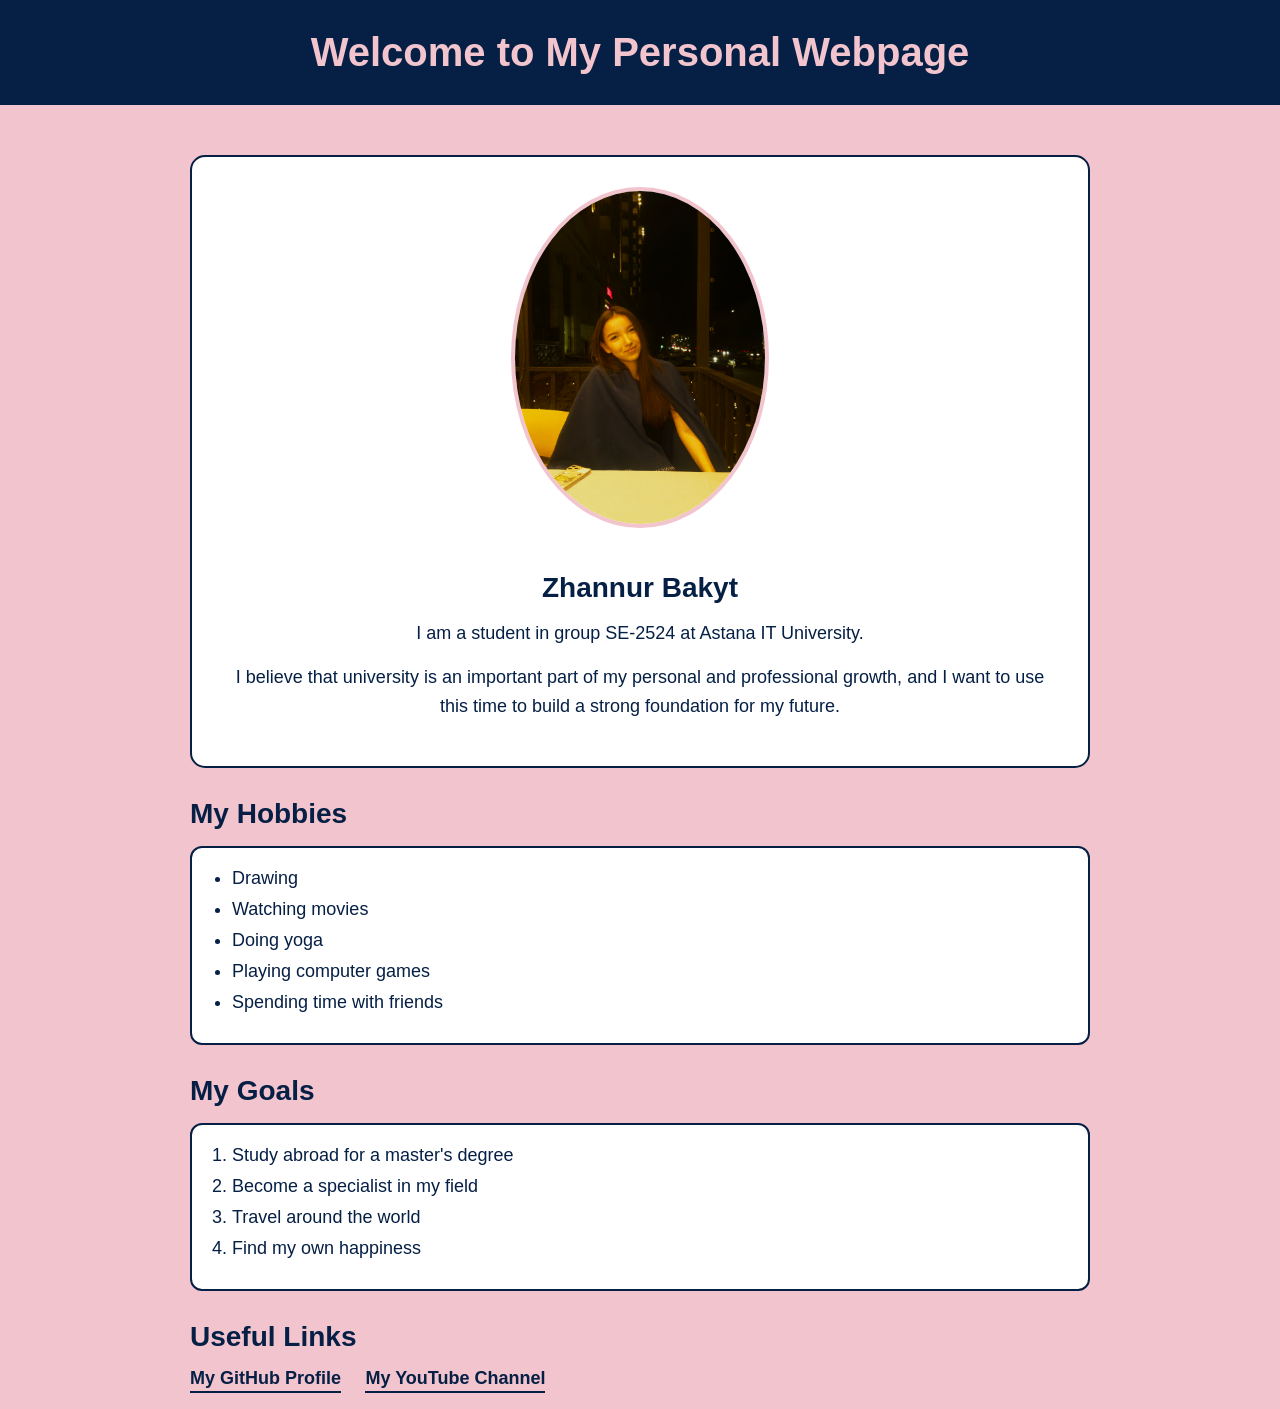
<file: index.html>
<!DOCTYPE html>
<html lang="en">
<head>
    <meta charset="UTF-8">
    <meta name="viewport" content="width=device-width, initial-scale=1.0">
    <title>My Personal Webpage</title>

    <link href="https://fonts.cdnfonts.com/css/alte-haas-grotesk" rel="stylesheet">
    <link rel="stylesheet" href="styles.css">
</head>
<body>
     <header>
        <h1 id="main-title">Welcome to My Personal Webpage</h1>
    </header>
    <main>
        <section class="profile-card">
            <img src="images/profile.jpg" alt="Photo of Zhannur Bakyt">

             <h2>Zhannur Bakyt</h2>

             <p>
                I am a student in group SE-2524 at Astana IT University.
            </p>

            <p>
                I believe that university is an important part of my personal
                and professional growth, and I want to use this time to build
                a strong foundation for my future.
            </p>
        </section>
        <section>
            <h2>My Hobbies</h2>

            <ul>
                <li>Drawing</li>
                <li>Watching movies</li>
                <li>Doing yoga</li>
                <li>Playing computer games</li>
                <li>Spending time with friends</li>
            </ul>
        </section>

        <section>
            <h2>My Goals</h2>

            <ol>
                <li>Study abroad for a master's degree</li>
                <li>Become a specialist in my field</li>
                <li>Travel around the world</li>
                <li>Find my own happiness</li>
            </ol>
        </section>
        <section>
            <h2>Useful Links</h2>

            <a href="https://github.com/zhannurr-png" target="_blank">My GitHub Profile</a>
            <a href="https://www.youtube.com/@ЖаннурБакыт-и9п" target="_blank">My YouTube Channel</a>
        </section>
    </main>
</body>
</html>
</file>
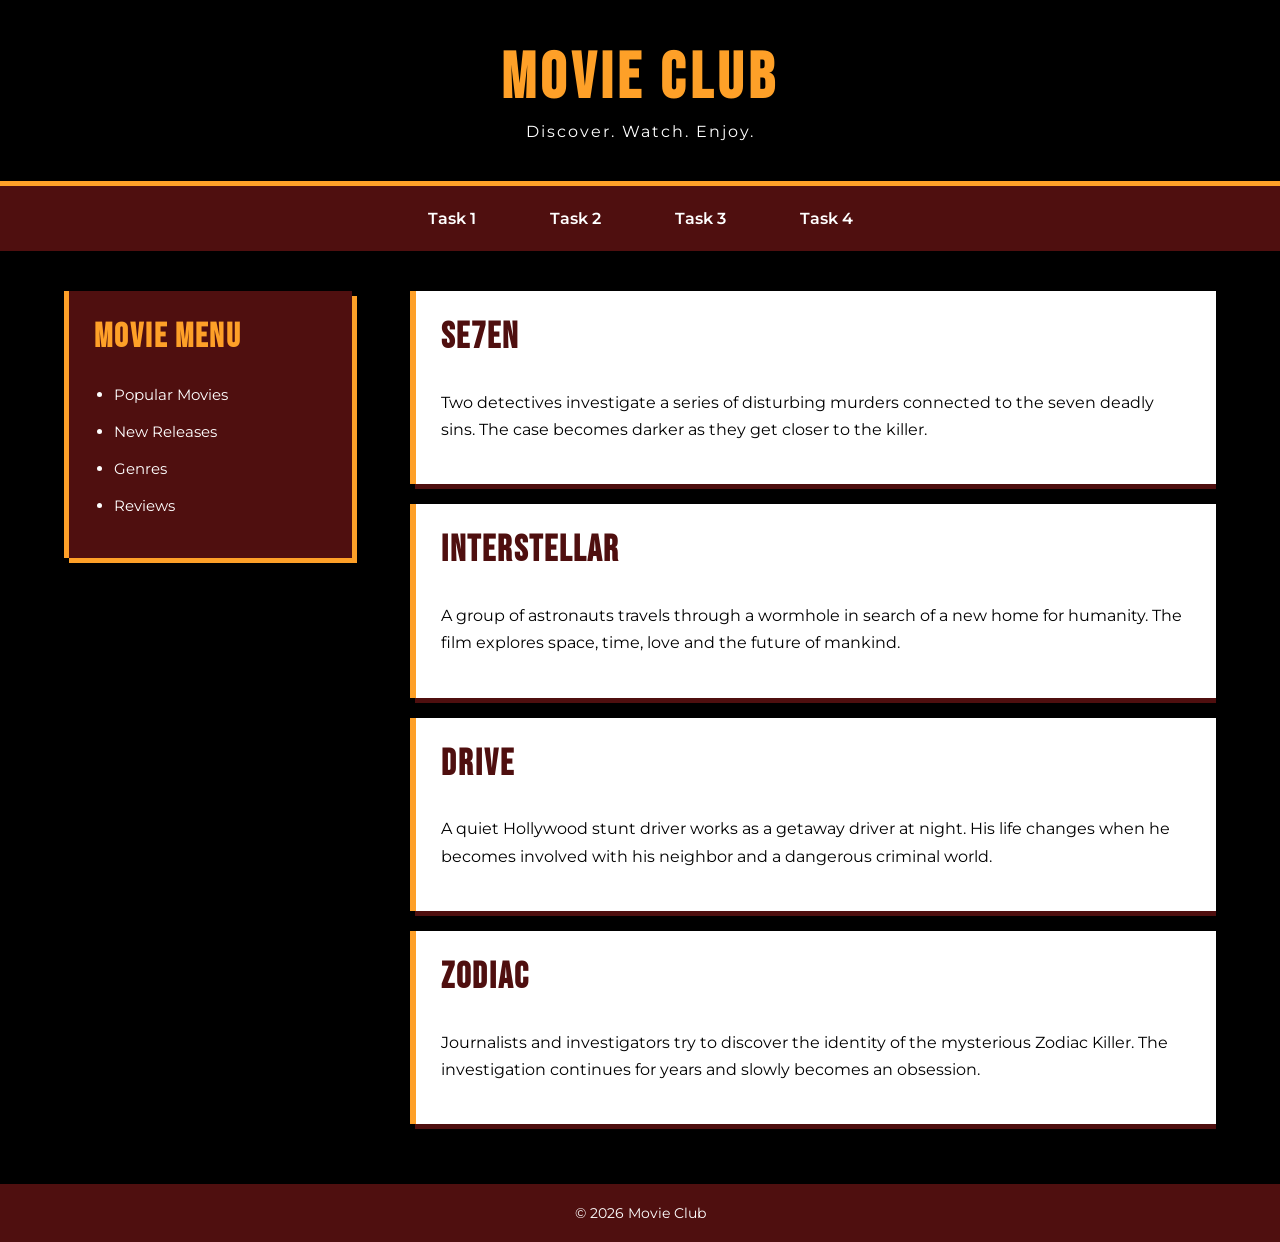
<file: task2.html>
<!DOCTYPE html>
<html lang="en">

<head>
    <meta charset="UTF-8">
    <meta name="viewport" content="width=device-width, initial-scale=1.0">
    <title>Movie Club</title>
    <link rel="stylesheet" href="task2.css">
</head>

<body>

    <!-- Header -->
    <div class="header">
        <h1>Movie Club</h1>
        <p>Discover. Watch. Enjoy.</p>
    </div>

    <!-- Navigation Bar -->
    <div class="navbar">
        <a href="index.html">Task 1</a>
        <a href="task2.html">Task 2</a>
        <a href="task3.html">Task 3</a>
        <a href="task4.html">Task 4</a>
    </div>

    <!-- Main Layout -->
    <div class="layout">

        <!-- Sidebar -->
        <div class="sidebar">
            <h2>Movie Menu</h2>

            <ul>
                <li>Popular Movies</li>
                <li>New Releases</li>
                <li>Genres</li>
                <li>Reviews</li>
            </ul>
        </div>

        <!-- Main Content -->
        <div class="content">

            <div class="movie">
                <h2>Se7en</h2>
                <p>
                    Two detectives investigate a series of disturbing
                    murders connected to the seven deadly sins. The case
                    becomes darker as they get closer to the killer.
                </p>
            </div>

            <div class="movie">
                <h2>Interstellar</h2>
                <p>
                    A group of astronauts travels through a wormhole
                    in search of a new home for humanity. The film explores
                    space, time, love and the future of mankind.
                </p>
            </div>

            <div class="movie">
                <h2>Drive</h2>
                <p>
                    A quiet Hollywood stunt driver works as a getaway driver
                    at night. His life changes when he becomes involved
                    with his neighbor and a dangerous criminal world.
                </p>
            </div>

            <div class="movie">
                <h2>Zodiac</h2>
                <p>
                    Journalists and investigators try to discover the identity
                    of the mysterious Zodiac Killer. The investigation continues
                    for years and slowly becomes an obsession.
                </p>
            </div>

        </div>

    </div>

    <!-- Footer -->
    <div class="footer">
        <p>© 2026 Movie Club</p>
    </div>

</body>
</html>
</file>
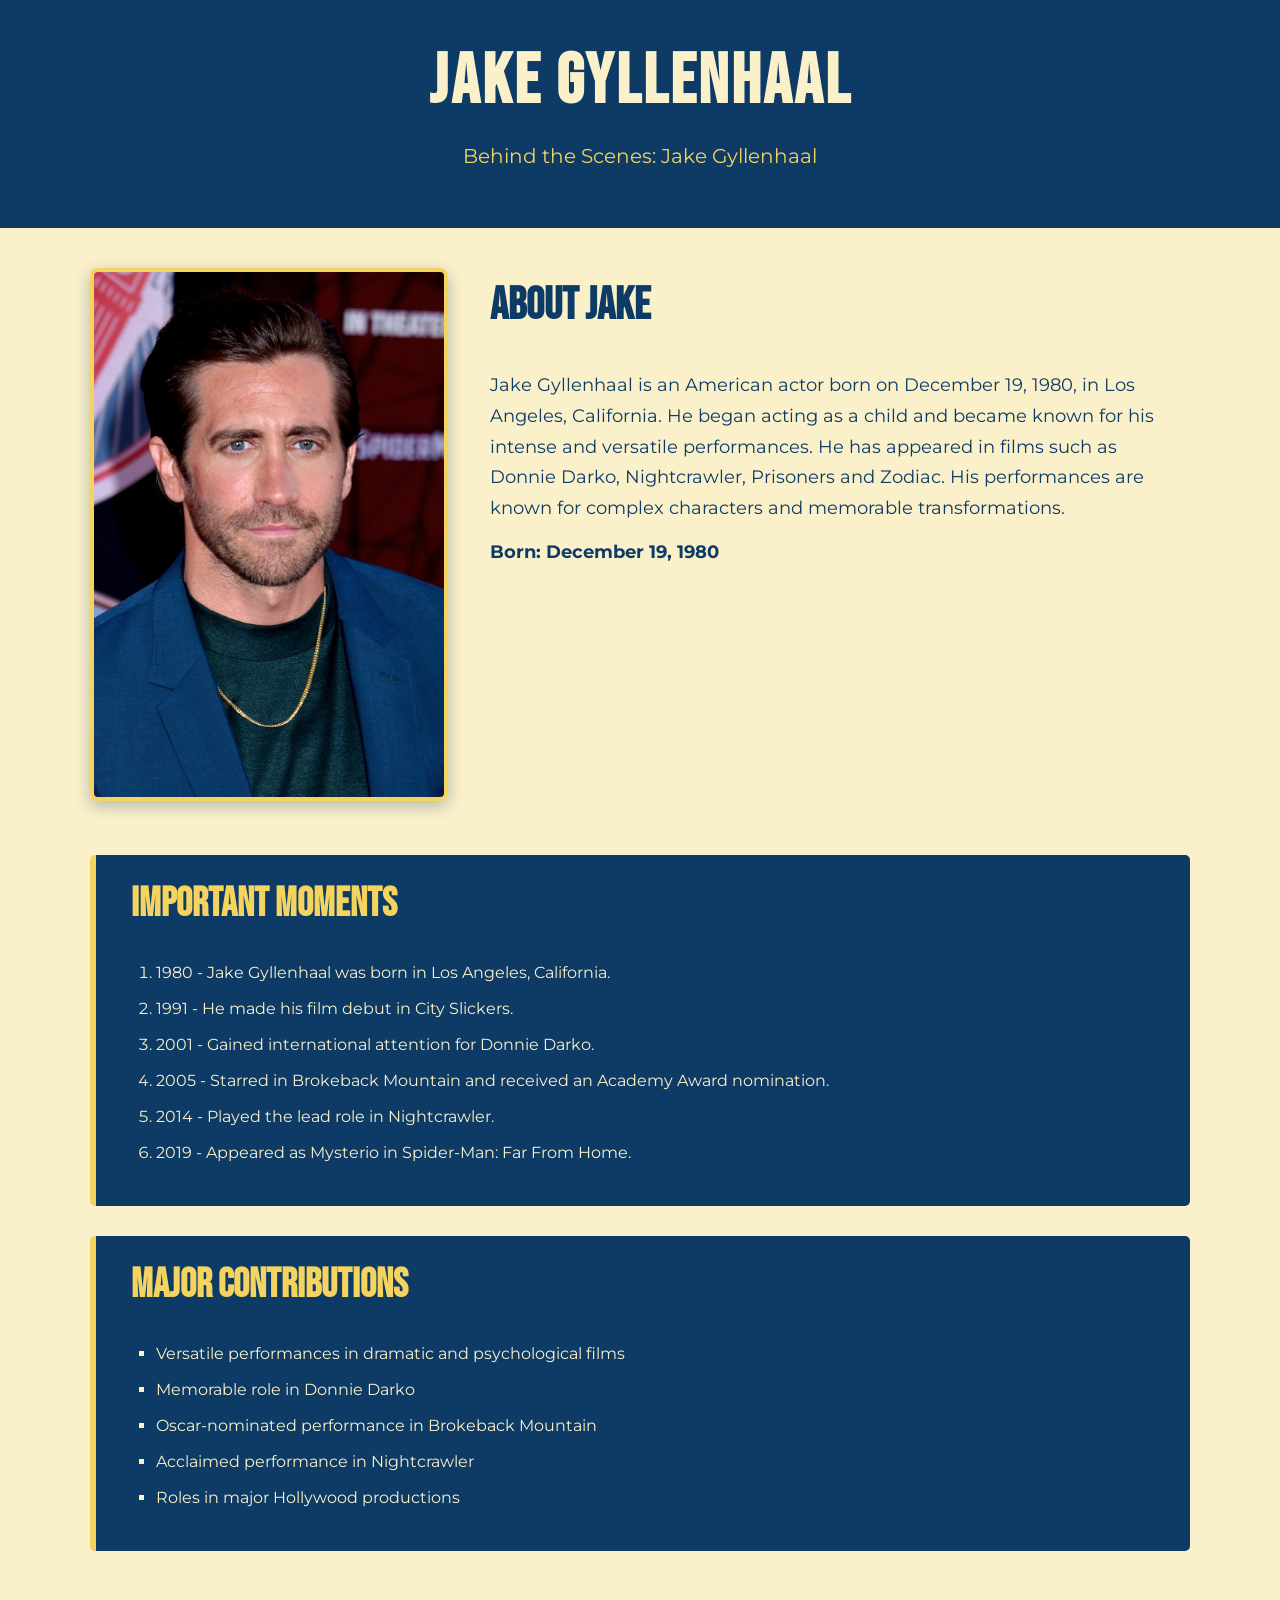
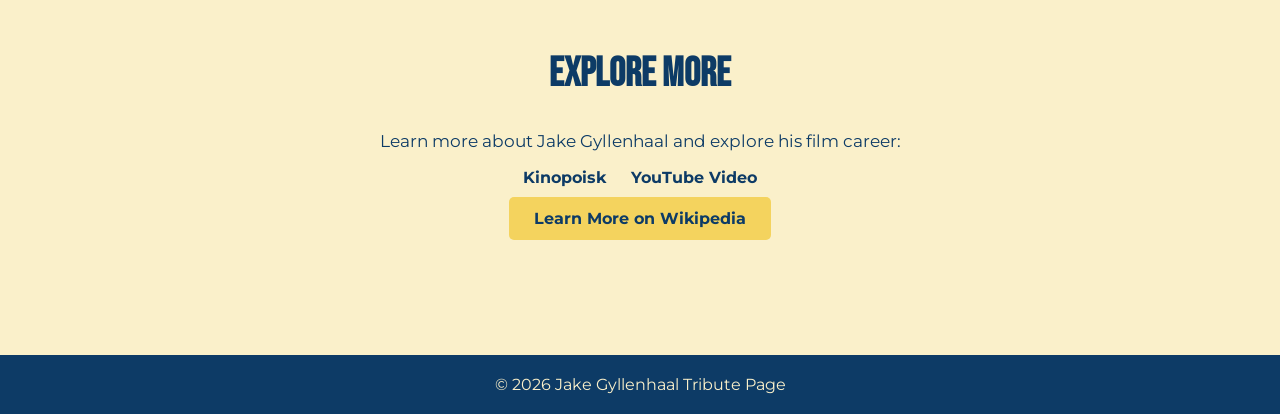
<file: task3.html>
<!DOCTYPE html>
<html lang="en">
<head>
    <meta charset="UTF-8">
    <meta name="viewport" content="width=device-width, initial-scale=1.0">

    <title>Jake Gyllenhaal - Tribute Page</title>
    
    <link href="https://fonts.googleapis.com/css2?family=Bebas+Neue&family=Montserrat:wght@400;500;600;700&display=swap" rel="stylesheet">

    <link rel="stylesheet" href="task3.css">
</head>

<body>
    <div class="header">

        <h1>Jake Gyllenhaal</h1>
        <p>Behind the Scenes: Jake Gyllenhaal</p>

    </div>
    <div class="content">
        <div class="intro">

            <div class="photo-section">
                <img src="images/jake.jpg" alt="Jake Gyllenhaal portrait">
            </div>

            <div class="about">
                <h2>About Jake</h2>
                <p>
                    Jake Gyllenhaal is an American actor born on December 19, 1980,
                    in Los Angeles, California. He began acting as a child and became
                    known for his intense and versatile performances. He has appeared
                    in films such as Donnie Darko, Nightcrawler, Prisoners and Zodiac.
                    His performances are known for complex characters and memorable
                    transformations.
                </p>
                <h3>Born: December 19, 1980</h3>
            </div>

        </div>

        <div class="section">
            <h2>Important Moments</h2>

            <ol>
                <li>1980 - Jake Gyllenhaal was born in Los Angeles, California.</li>
                <li>1991 - He made his film debut in City Slickers.</li>
                <li>2001 - Gained international attention for Donnie Darko.</li>
                <li>2005 - Starred in Brokeback Mountain and received an Academy Award nomination.</li>
                <li>2014 - Played the lead role in Nightcrawler.</li>
                <li>2019 - Appeared as Mysterio in Spider-Man: Far From Home.</li>
            </ol>

        </div>

        <div class="section">
            <h2>Major Contributions</h2>
            <ul>
                <li>Versatile performances in dramatic and psychological films</li>
                <li>Memorable role in Donnie Darko</li>
                <li>Oscar-nominated performance in Brokeback Mountain</li>
                <li>Acclaimed performance in Nightcrawler</li>
                <li>Roles in major Hollywood productions</li>
            </ul>
        </div>

        <div class="links">
            <h2>Explore More</h2>
            <p>
                Learn more about Jake Gyllenhaal and explore his film career:
            </p>

            <a href="https://www.kinopoisk.ru/name/22692/" target="_blank">
                Kinopoisk
            </a>

            <a href="https://youtu.be/EyGVQVaeIP4?si=DIOYDNUjKpNTFIS_" target="_blank">
                YouTube Video
            </a>
            <br>

            <a
                href="https://en.wikipedia.org/wiki/Jake_Gyllenhaal"
                target="_blank"
                class="btn">
                Learn More on Wikipedia
            </a>
        </div>
    </div>

    <div class="footer">
        <p>© 2026 Jake Gyllenhaal Tribute Page</p>
    </div>
</body>
</html>
</file>
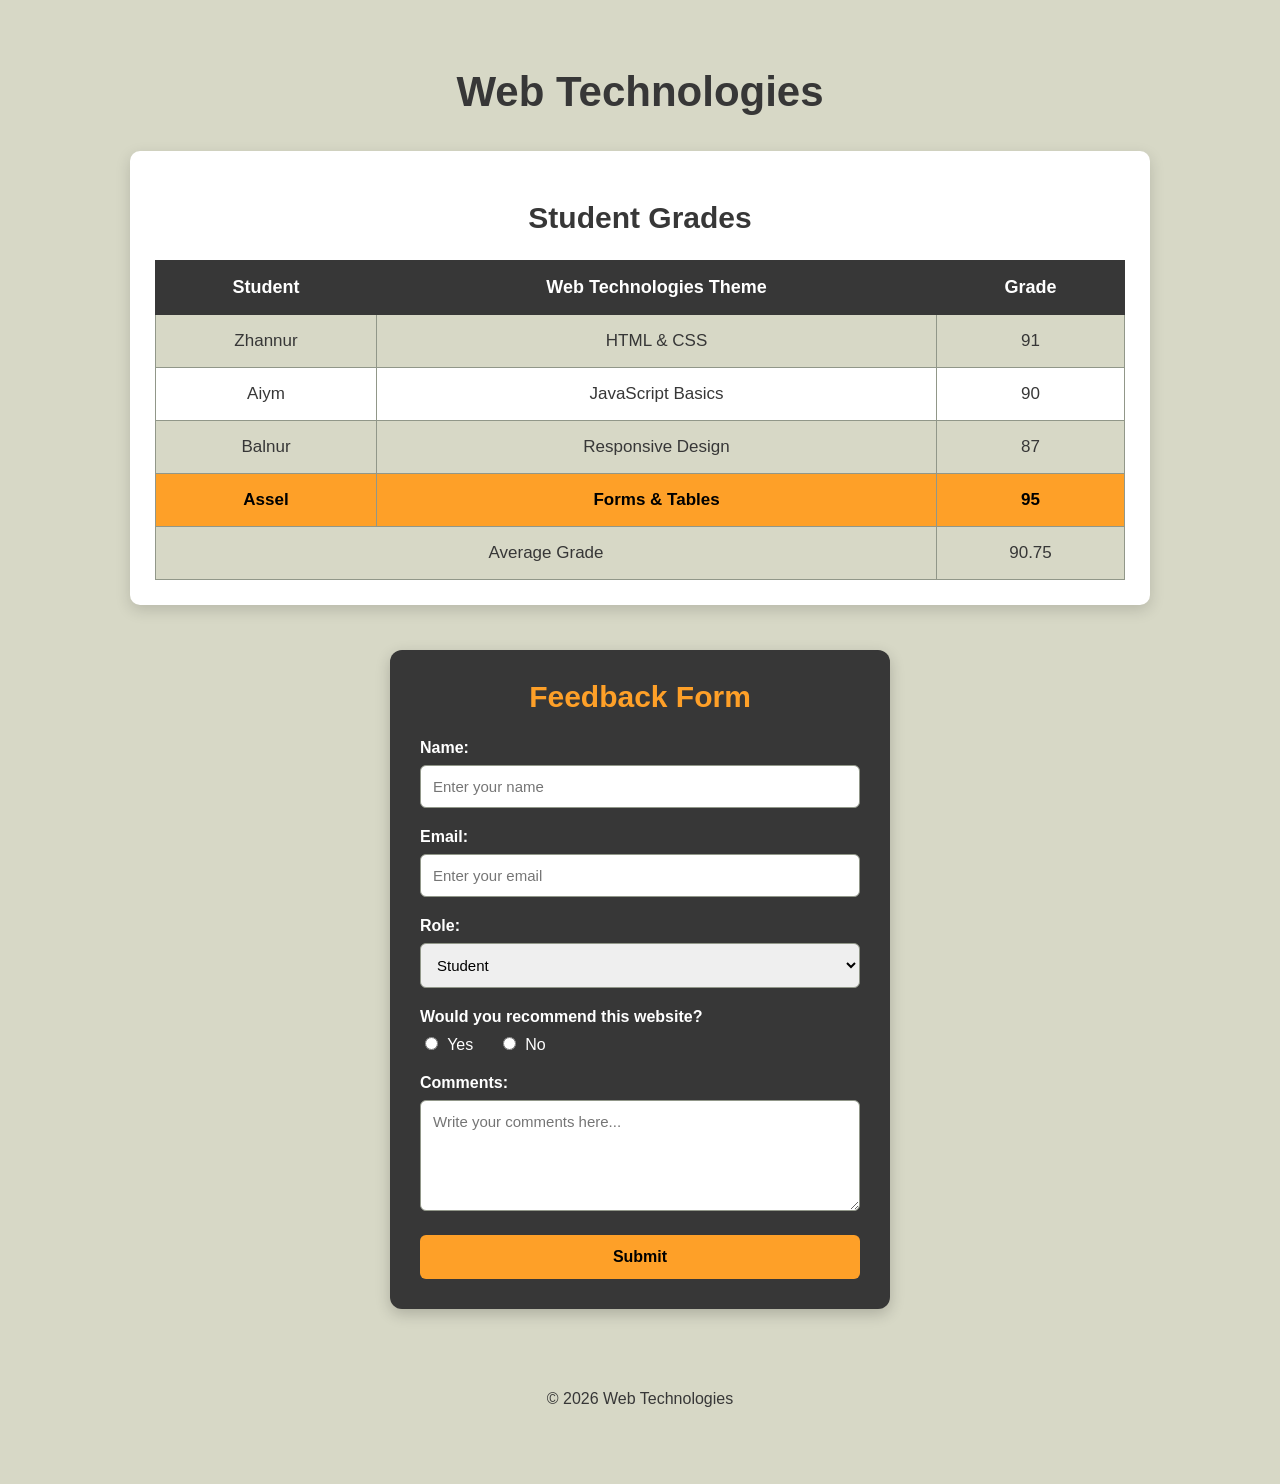
<file: task4.html>
<!DOCTYPE html>
<html lang="en">

<head>
    <meta charset="UTF-8">
    <meta name="viewport" content="width=device-width, initial-scale=1.0">

    <title>Task 4 - Student Grades</title>

    <link rel="stylesheet" href="task4.css">
</head>

<body>

    <!-- Page Heading -->
    <h1 id="page-title">Web Technologies</h1>


    <!-- Student Grades Table -->
    <div class="table-container">

        <h2>Student Grades</h2>

        <table>

            <!-- Table Header -->
            <tr>
                <th>Student</th>
                <th>Web Technologies Theme</th>
                <th>Grade</th>
            </tr>

            <!-- Student 1 -->
            <tr>
    <td>Zhannur</td>
    <td>HTML & CSS</td>
    <td>91</td>
</tr>

<tr>
    <td>Aiym</td>
    <td>JavaScript Basics</td>
    <td>90</td>
</tr>

<tr>
    <td>Balnur</td>
    <td>Responsive Design</td>
    <td>87</td>
</tr>

<tr class="highlight-row">
    <td>Assel</td>
    <td>Forms & Tables</td>
    <td>95</td>
</tr>

<tr>
    <td colspan="2">Average Grade</td>
    <td>90.75</td>
</tr>

        </table>

    </div>


    <!-- Feedback Form -->
    <div class="form-container">

        <h2>Feedback Form</h2>

        <form>

            <!-- Name -->
            <label for="name">Name:</label>

            <input
                type="text"
                id="name"
                name="name"
                placeholder="Enter your name"
            >


            <!-- Email -->
            <label for="email">Email:</label>

            <input
                type="email"
                id="email"
                name="email"
                placeholder="Enter your email"
            >


            <!-- Role -->
            <label for="role">Role:</label>

            <select id="role" name="role">

                <option value="student">Student</option>
                <option value="teacher">Teacher</option>
                <option value="other">Other</option>

            </select>


            <!-- Yes / No question -->
            <label>Would you recommend this website?</label>

            <div class="radio-group">

                <input
                    type="radio"
                    id="yes"
                    name="recommend"
                    value="yes"
                >

                <label for="yes">Yes</label>


                <input
                    type="radio"
                    id="no"
                    name="recommend"
                    value="no"
                >

                <label for="no">No</label>

            </div>


            <!-- Comments -->
            <label for="comments">Comments:</label>

            <textarea
                id="comments"
                name="comments"
                rows="5"
                placeholder="Write your comments here..."
            ></textarea>


            <!-- Submit button -->
            <button type="submit">Submit</button>

        </form>

    </div>


    <!-- Footer -->
    <div class="footer">
        <p>© 2026 Web Technologies</p>
    </div>

</body>

</html>
</file>
<file: styles.css>
body {
    background-color: #F2C4CD;
    font-family: 'Alte Haas Grotesk', sans-serif;
    color: #051F45;
    margin: 0;
    padding: 0;
}

header {
    background-color: #051F45;
    color: #F2C4CD;
    text-align: center;
    padding: 30px 20px;
    margin-bottom: 30px;
}

#main-title {
    font-size: 40px;
    margin: 0;
}

main {
    max-width: 900px;
    margin: 0 auto;
    padding: 20px;
}

.profile-card {
    background-color: white;
    border: 2px solid #051F45;
    border-radius: 15px;
    padding: 30px;
    margin-bottom: 30px;
    text-align: center;
}

.profile-card img {
    max-width: 250px;
    width: 100%;
    height: auto;
    border-radius: 50%;
    border: 4px solid #F2C4CD;
    margin-bottom: 20px;
}

h2 {
    color: #051F45;
    font-size: 28px;
    margin-top: 20px;
    margin-bottom: 15px;
}

p {
    font-size: 18px;
    line-height: 1.6;
    margin: 15px 0;
}

ul, ol {
    background-color: white;
    border: 2px solid #051F45;
    border-radius: 12px;
    padding: 20px 40px;
    margin-bottom: 30px;
}

li {
    font-size: 18px;
    margin-bottom: 10px;
}

a {
    color: #051F45;
    font-size: 18px;
    font-weight: bold;
    margin-right: 20px;
    text-decoration: none;
    border-bottom: 2px solid #051F45;
    padding-bottom: 3px;
}

a:hover {
    color: white;
    background-color: #051F45;
    padding: 5px 8px;
    border-radius: 5px;
}

@media (max-width: 600px) {
    header {
        padding: 20px 15px;
    }

    #main-title {
        font-size: 30px;
    }

    main {
        padding: 15px;
    }

    .profile-card {
        padding: 20px;
    }

    .profile-card img {
        max-width: 180px;
    }

    h2 {
        font-size: 24px;
    }

    p, li, a {
        font-size: 16px;
    }

    a {
        display: inline-block;
        margin-bottom: 10px;
    }
}
</file>
<file: task2.css>
@import url('https://fonts.googleapis.com/css2?family=Bebas+Neue&family=Montserrat:wght@400;500;600;700&display=swap');

body {
    background-color: #000000;
    color: #FFFFFF;
    font-family: 'Montserrat', sans-serif;
    margin: 0;
    padding: 0;
}

.header {
    background-color: #000000;
    color: #FEA028;
    text-align: center;
    padding: 40px 20px;
    border-bottom: 5px solid #FEA028;
}

.header h1 {
    font-family: 'Bebas Neue', sans-serif;
    font-size: 64px;
    letter-spacing: 5px;
    margin: 0 0 5px;
}

.header p {
    color: #FFFFFF;
    font-size: 16px;
    margin: 0;
    letter-spacing: 2px;
}

.navbar {
    background-color: #4F0F0F;
    text-align: center;
    padding: 15px;
}

.navbar a {
    display: inline-block;
    color: #FFFFFF;
    text-decoration: none;
    font-weight: 600;
    margin: 0 20px;
    padding: 8px 15px;
    transition: 0.3s;
}

.navbar a:hover {
    background-color: #FEA028;
    color: #000000;
}

.layout {
    width: 90%;
    max-width: 1200px;
    margin: 40px auto;
    overflow: hidden;
}

.sidebar {
    float: left;
    width: 25%;
    background-color: #4F0F0F;
    color: #FFFFFF;
    padding: 25px;
    box-sizing: border-box;
    border-left: 5px solid #FEA028;
    box-shadow: 5px 5px 0 #FEA028;
}

.sidebar h2 {
    font-family: 'Bebas Neue', sans-serif;
    color: #FEA028;
    font-size: 34px;
    letter-spacing: 2px;
    margin-top: 0;
}

.sidebar ul {
    padding-left: 20px;
}

.sidebar li {
    margin-bottom: 18px;
    font-size: 15px;
}

.content {
    float: right;
    width: 70%;
}

.movie {
    background-color: #FFFFFF;
    color: #000000;
    padding: 25px;
    margin-bottom: 20px;
    border-left: 6px solid #FEA028;
    box-shadow: 5px 5px 0 #4F0F0F;
}

.movie h2 {
    font-family: 'Bebas Neue', sans-serif;
    color: #4F0F0F;
    font-size: 36px;
    letter-spacing: 2px;
    margin-top: 0;
}

.movie p {
    font-size: 16px;
    line-height: 1.7;
}

.footer {
    clear: both;
    background-color: #4F0F0F;
    color: #FFFFFF;
    text-align: center;
    padding: 20px;
    margin-top: 40px;
}

.footer p {
    margin: 0;
    font-size: 14px;
}
</file>
<file: task3.css>
body {
    margin: 0;
    padding: 0;
    background-color: #FAF0CA;
    color: #0D3B66;
    font-family: 'Montserrat', sans-serif;
}

.header {
    background-color: #0D3B66;
    color: #FAF0CA;
    text-align: center;
    padding: 40px 20px;
}

.header h1 {
    margin: 0;
    font-family: 'Bebas Neue', sans-serif;
    font-size: 70px;
    letter-spacing: 3px;
}

.header p {
    font-size: 20px;
    color: #F4D35E;
}

.content {
    max-width: 1100px;
    margin: 0 auto;
    padding: 40px 30px;
}

.intro {
    margin-bottom: 50px;
}

.photo-section {
    float: left;
    width: 350px;
    margin-right: 50px;
}

.photo-section img {
    width: 100%;
    max-width: 350px;
    border-radius: 8px;
    border: 4px solid #F4D35E;
    box-shadow: 0 5px 15px rgba(13, 59, 102, 0.3);
}

.about {
    padding: 10px;
}

.intro::after {
    content: "";
    display: block;
    clear: both;
}

.about h2 {
    font-family: 'Bebas Neue', sans-serif;
    font-size: 45px;
    color: #0D3B66;
    margin-top: 0;
}

.about p {
    font-size: 18px;
    line-height: 1.7;
}

.about h3 {
    font-size: 18px;
}

.section {
    background-color: #0D3B66;
    color: #FAF0CA;
    padding: 25px 35px;
    margin-bottom: 30px;
    border-left: 6px solid #F4D35E;
    border-radius: 5px;
}

.section h2 {
    margin-top: 0;
    font-family: 'Bebas Neue', sans-serif;
    font-size: 40px;
    color: #F4D35E;
}

ol {
    padding-left: 25px;
}

ul {
    padding-left: 25px;
    list-style-type: square;
}

li {
    margin-bottom: 12px;
    line-height: 1.5;
}

.links {
    text-align: center;
    padding: 35px 20px;
}

.links h2 {
    font-family: 'Bebas Neue', sans-serif;
    font-size: 40px;
}

.links p {
    font-size: 17px;
}

.links a {
    color: #0D3B66;
    font-weight: bold;
    margin: 10px;
    text-decoration: none;
}

.links a:hover {
    color: #F4D35E;
    background-color: #0D3B66;
    border-radius: 4px;
}

.btn {
    display: inline-block;
    margin-top: 20px;
    padding: 12px 25px;
    background-color: #F4D35E;
    color: #0D3B66;
    border-radius: 5px;
    font-weight: bold;
}

.btn:hover {
    background-color: #0D3B66;
    color: #FAF0CA !important;
}

.footer {
    background-color: #0D3B66;
    color: #FAF0CA;
    text-align: center;
    padding: 20px;
    margin-top: 30px;
}

.footer p {
    margin: 0;
}

@media (max-width: 800px) {

    .header h1 {
        font-size: 50px;
    }

    .photo-section {
        float: none;
        width: 100%;
        margin-right: 0;
        text-align: center;
        margin-bottom: 30px;
    }

    .photo-section img {
        max-width: 350px;
    }

    .about {
        padding: 0;
    }

    .content {
        padding: 30px 20px;
    }
}
</file>
<file: task4.css>
body {
    background-color: #d7d8c6;
    color: #373737;
    font-family: Arial, sans-serif;
    margin: 0;
    padding: 40px;
}

#page-title {
    text-align: center;
    font-size: 42px;
    margin-bottom: 35px;
    color: #373737;
}

.table-container {
    width: 85%;
    margin: 0 auto 45px auto;
    padding: 25px;
    background-color: white;
    border-radius: 10px;
    box-shadow: 0 5px 15px rgba(0, 0, 0, 0.15);
    box-sizing: border-box;
}


.table-container h2 {
    text-align: center;
    margin-bottom: 25px;
    font-size: 30px;
}


/* =========================
   TABLE
   ========================= */

table {
    width: 100%;

    border-collapse: collapse;
}

th {
    background-color: #373737;
    color: white;
    padding: 16px;
    border: 1px solid #373737;
    text-align: center;
    font-size: 18px;
}

td {
    padding: 16px;
    border: 1px solid #919789;
    text-align: center;
    font-size: 17px;
}

tr:nth-child(even) {
    background-color: #d7d8c6;
}

.highlight-row {
    background-color: #fea028 !important;

    color: #000000;

    font-weight: bold;
}

.form-container {
    width: 500px;
    margin: 0 auto 45px auto;
    padding: 30px;
    background-color: #373737;
    color: white;
    border-radius: 12px;
    box-shadow: 0 5px 15px rgba(0, 0, 0, 0.2);
    box-sizing: border-box;
}

.form-container h2 {
    text-align: center;
    color: #fea028;
    font-size: 30px;
    margin-top: 0;
    margin-bottom: 25px;
}

.form-container label {
    display: block;
    font-weight: bold;
    margin-bottom: 8px;
}

input[type="text"],
input[type="email"],
select,
textarea {
    width: 100%;
    padding: 12px;
    margin-bottom: 20px;
    box-sizing: border-box;
    border: 1px solid #919789;
    border-radius: 6px;
    font-family: Arial, sans-serif;
    font-size: 15px;
}

textarea {
    resize: vertical;
}

.radio-group {
    margin-bottom: 20px;
}

.radio-group input {
    width: auto;
    margin-right: 5px;
}

.radio-group label {
    display: inline;
    margin-right: 20px;
    font-weight: normal;
}

button {
    width: 100%;
    padding: 13px;
    background-color: #fea028;
    color: #000000;
    border: none;
    border-radius: 6px;
    font-size: 16px;
    font-weight: bold;
    cursor: pointer;
}

button:hover {
    background-color: #919789;
    color: white;
}

.footer {
    text-align: center;
    padding: 20px;
    color: #373737;
}
</file>
